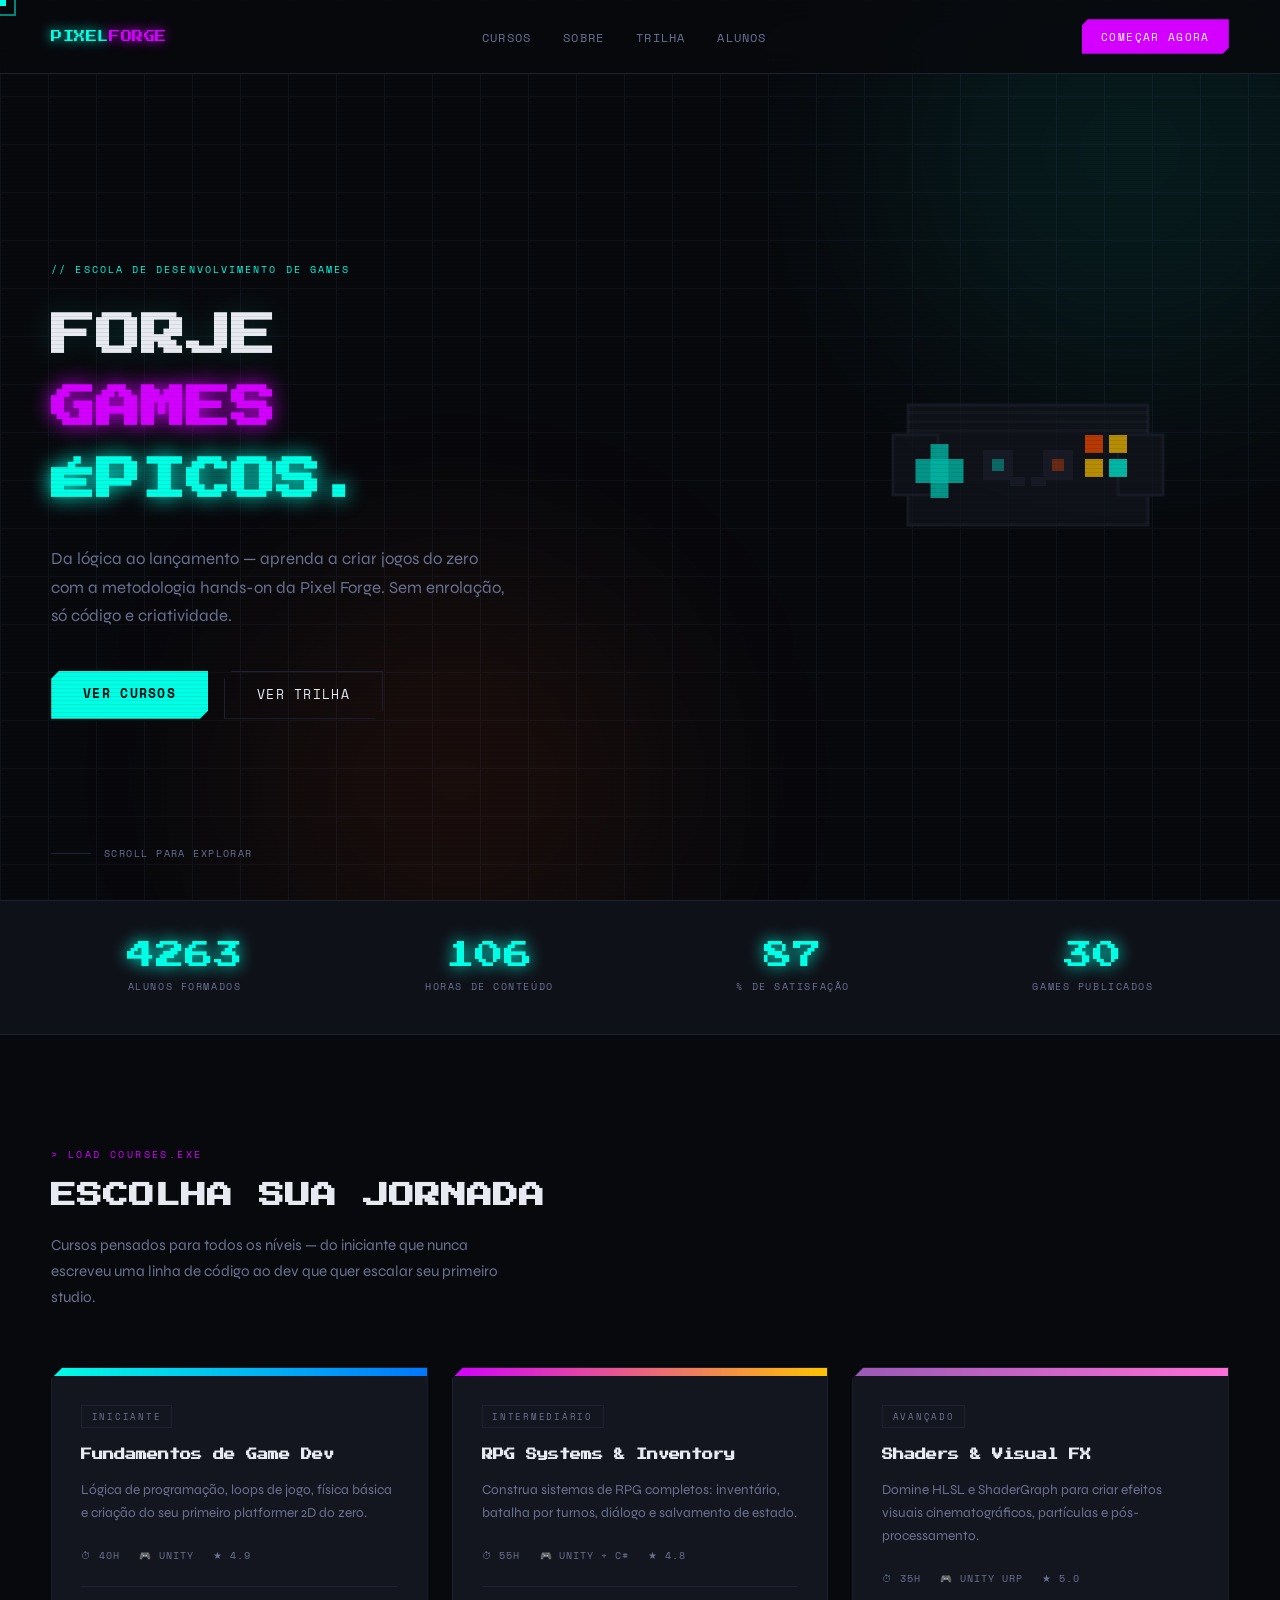
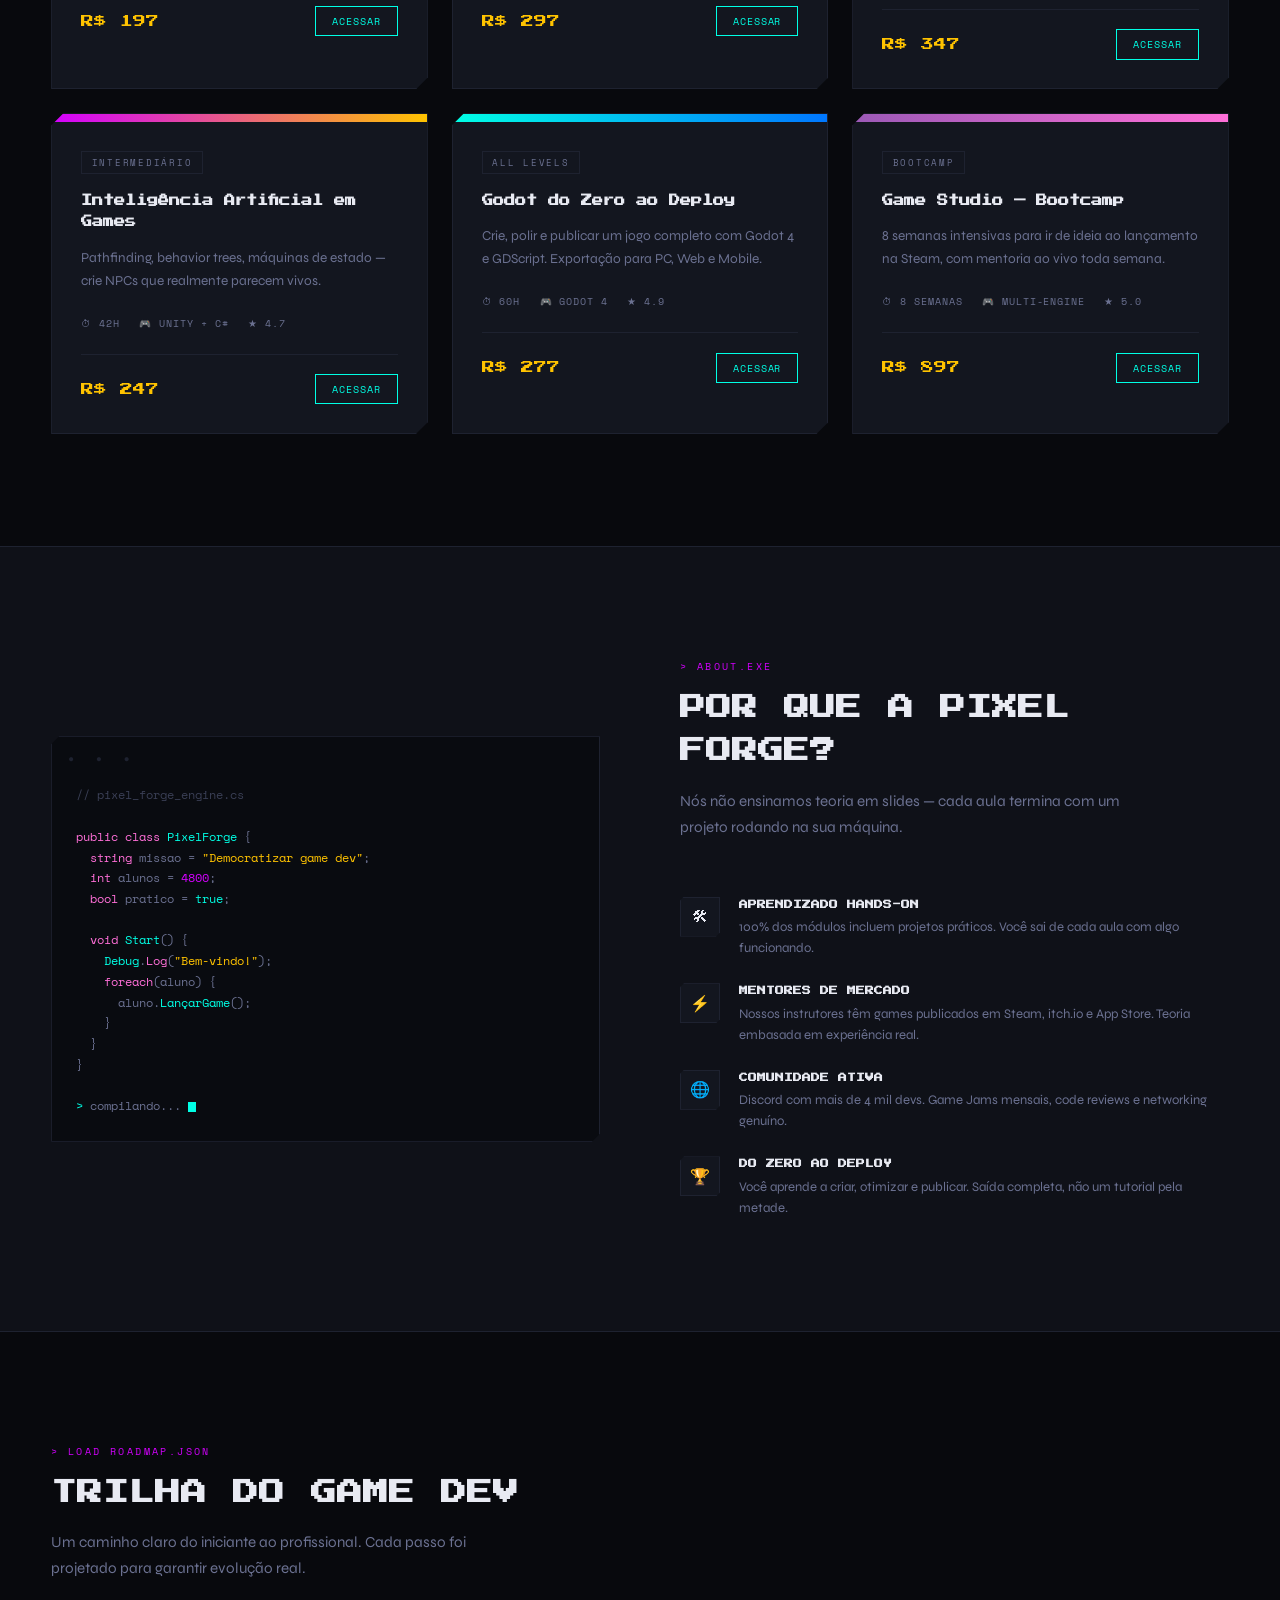
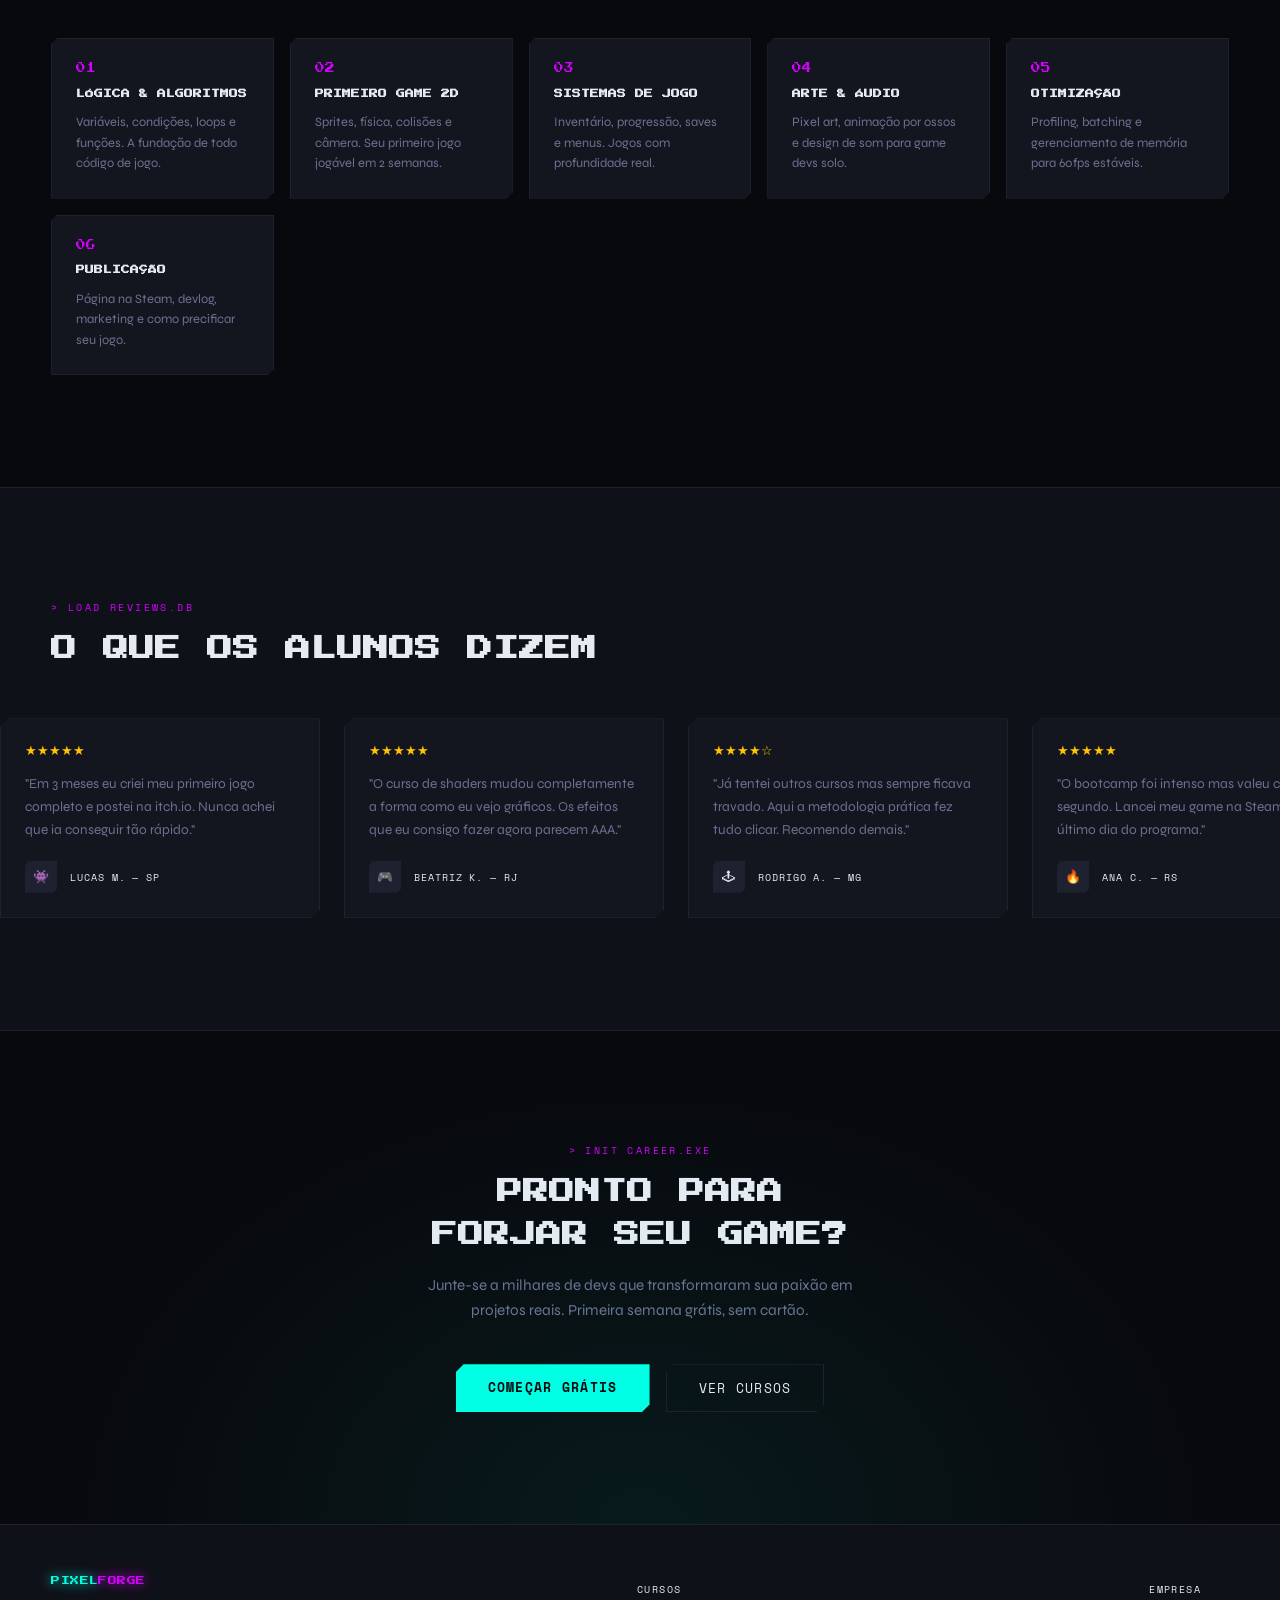
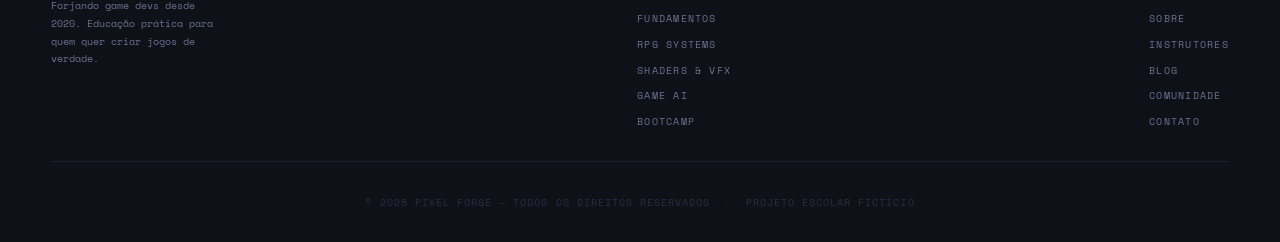
<file: index ia.html>
<!DOCTYPE html>
<html lang="pt-BR">
<head>
  <meta charset="UTF-8" />
  <meta name="viewport" content="width=device-width, initial-scale=1.0"/>
  <title>Pixel Forge – Forje seu Futuro em Games</title>
  <link href="https://fonts.googleapis.com/css2?family=Press+Start+2P&family=Syne:wght@400;700;800&family=Space+Mono:ital,wght@0,400;0,700;1,400&display=swap" rel="stylesheet"/>
  <style>
    /* ─── RESET & VARIABLES ─────────────────────────────────── */
    *, *::before, *::after { margin: 0; padding: 0; box-sizing: border-box; }

    :root {
      --bg:        #08090d;
      --surface:   #0f1118;
      --card:      #13161f;
      --border:    #1e2230;
      --neon:      #00ffe5;
      --fire:      #d400ff;
      --amber:     #ffc300;
      --text:      #e8eaf2;
      --muted:     #6b7191;
      --font-pixel: 'Press Start 2P', monospace;
      --font-head:  'Syne', sans-serif;
      --font-mono:  'Space Mono', monospace;
    }

    html { scroll-behavior: smooth; }

    body {
      background: var(--bg);
      color: var(--text);
      font-family: var(--font-head);
      overflow-x: hidden;
      cursor: none;
    }

    /* ─── CUSTOM CURSOR ─────────────────────────────────────── */
    #cursor {
      width: 12px; height: 12px;
      background: var(--neon);
      border-radius: 0; /* pixel square */
      position: fixed; top: 0; left: 0;
      pointer-events: none;
      z-index: 9999;
      transform: translate(-50%,-50%);
      transition: background .15s;
      image-rendering: pixelated;
    }
    #cursor-ring {
      width: 32px; height: 32px;
      border: 2px solid var(--neon);
      border-radius: 0;
      position: fixed; top: 0; left: 0;
      pointer-events: none;
      z-index: 9998;
      transform: translate(-50%,-50%);
      transition: transform .12s ease, border-color .15s;
      opacity: .5;
    }

    /* ─── SCANLINE OVERLAY ──────────────────────────────────── */
    body::after {
      content: '';
      position: fixed; inset: 0;
      background: repeating-linear-gradient(
        0deg,
        transparent,
        transparent 3px,
        rgba(0,0,0,.08) 3px,
        rgba(0,0,0,.08) 4px
      );
      pointer-events: none;
      z-index: 100;
    }

    /* ─── NAV ───────────────────────────────────────────────── */
    nav {
      position: fixed; top: 0; left: 0; right: 0;
      z-index: 200;
      display: flex; align-items: center; justify-content: space-between;
      padding: 1.2rem 4vw;
      background: rgba(8,9,13,.8);
      backdrop-filter: blur(12px);
      border-bottom: 1px solid var(--border);
    }

    .logo {
      font-family: var(--font-pixel);
      font-size: .7rem;
      color: var(--neon);
      text-shadow: 0 0 12px var(--neon);
      letter-spacing: .05em;
      text-decoration: none;
    }
    .logo span { color: var(--fire); text-shadow: 0 0 12px var(--fire); }

    nav ul {
      list-style: none;
      display: flex; gap: 2rem;
    }
    nav ul a {
      font-family: var(--font-mono);
      font-size: .75rem;
      color: var(--muted);
      text-decoration: none;
      text-transform: uppercase;
      letter-spacing: .1em;
      transition: color .2s;
      position: relative;
    }
    nav ul a::after {
      content: '';
      position: absolute; bottom: -4px; left: 0;
      width: 0; height: 2px;
      background: var(--neon);
      transition: width .25s;
    }
    nav ul a:hover { color: var(--neon); }
    nav ul a:hover::after { width: 100%; }

    .nav-cta {
      font-family: var(--font-mono);
      font-size: .7rem;
      background: var(--fire);
      color: #fff;
      padding: .55rem 1.2rem;
      border: none;
      cursor: none;
      text-transform: uppercase;
      letter-spacing: .12em;
      clip-path: polygon(6px 0%,100% 0%,100% calc(100% - 6px),calc(100% - 6px) 100%,0% 100%,0% 6px);
      transition: background .2s, box-shadow .2s;
      text-decoration: none;
    }
    .nav-cta:hover {
      background: var(--amber);
      box-shadow: 0 0 20px rgba(255,77,0,.6);
    }

    /* ─── HERO ──────────────────────────────────────────────── */
    #hero {
      min-height: 100vh;
      display: flex; flex-direction: column;
      justify-content: center; align-items: flex-start;
      padding: 0 4vw;
      padding-top: 5rem;
      position: relative;
      overflow: hidden;
    }

    /* Grid background */
    #hero::before {
      content: '';
      position: absolute; inset: 0;
      background-image:
        linear-gradient(var(--border) 1px, transparent 1px),
        linear-gradient(90deg, var(--border) 1px, transparent 1px);
      background-size: 48px 48px;
      opacity: .4;
      animation: gridPulse 8s ease-in-out infinite;
    }
    @keyframes gridPulse {
      0%,100% { opacity:.4; } 50% { opacity:.25; }
    }

    /* Glow blobs */
    .blob {
      position: absolute;
      border-radius: 50%;
      filter: blur(100px);
      pointer-events: none;
    }
    .blob-1 {
      width: 500px; height: 500px;
      background: rgba(0,255,229,.07);
      top: -100px; right: -100px;
      animation: drift1 14s ease-in-out infinite;
    }
    .blob-2 {
      width: 400px; height: 400px;
      background: rgba(255,77,0,.08);
      bottom: -80px; left: 20%;
      animation: drift2 18s ease-in-out infinite;
    }
    @keyframes drift1 { 0%,100%{transform:translate(0,0)} 50%{transform:translate(-40px,40px)} }
    @keyframes drift2 { 0%,100%{transform:translate(0,0)} 50%{transform:translate(60px,-30px)} }

    .hero-tag {
      font-family: var(--font-mono);
      font-size: .65rem;
      color: var(--neon);
      letter-spacing: .2em;
      text-transform: uppercase;
      margin-bottom: 1.5rem;
      opacity: 0;
      animation: fadeUp .6s .2s forwards;
    }

    .hero-title {
      font-family: var(--font-pixel);
      font-size: clamp(1.2rem, 4vw, 2.8rem);
      line-height: 1.6;
      max-width: 14ch;
      text-shadow: 0 0 30px rgba(0,255,229,.15);
      opacity: 0;
      animation: fadeUp .7s .4s forwards;
    }
    .hero-title .accent { color: var(--fire); text-shadow: 0 0 20px var(--fire); }
    .hero-title .accent2 { color: var(--neon); text-shadow: 0 0 20px var(--neon); }

    .hero-sub {
      margin-top: 1.8rem;
      font-size: 1.05rem;
      color: var(--muted);
      max-width: 46ch;
      line-height: 1.7;
      opacity: 0;
      animation: fadeUp .7s .6s forwards;
    }

    .hero-btns {
      margin-top: 2.5rem;
      display: flex; gap: 1rem; flex-wrap: wrap;
      opacity: 0;
      animation: fadeUp .7s .8s forwards;
    }

    .btn-primary {
      font-family: var(--font-mono);
      font-size: .8rem;
      background: var(--neon);
      color: var(--bg);
      padding: .85rem 2rem;
      border: none; cursor: none;
      font-weight: 700;
      text-transform: uppercase;
      letter-spacing: .1em;
      clip-path: polygon(8px 0%,100% 0%,100% calc(100% - 8px),calc(100% - 8px) 100%,0% 100%,0% 8px);
      transition: all .2s;
      text-decoration: none;
      display: inline-block;
    }
    .btn-primary:hover {
      background: #fff;
      box-shadow: 0 0 32px rgba(0,255,229,.5);
      transform: translateY(-2px);
    }

    .btn-secondary {
      font-family: var(--font-mono);
      font-size: .8rem;
      background: transparent;
      color: var(--text);
      padding: .85rem 2rem;
      border: 1px solid var(--border);
      cursor: none;
      text-transform: uppercase;
      letter-spacing: .1em;
      clip-path: polygon(8px 0%,100% 0%,100% calc(100% - 8px),calc(100% - 8px) 100%,0% 100%,0% 8px);
      transition: all .2s;
      text-decoration: none;
      display: inline-block;
    }
    .btn-secondary:hover {
      border-color: var(--neon);
      color: var(--neon);
      box-shadow: 0 0 20px rgba(0,255,229,.15);
    }

    /* Floating pixel art deco */
    .pixel-deco {
      position: absolute;
      right: 8vw; top: 50%;
      transform: translateY(-50%);
      width: 300px; height: 300px;
      opacity: .7;
      animation: floatDeco 6s ease-in-out infinite;
    }
    @keyframes floatDeco {
      0%,100%{transform:translateY(-50%) translateX(0)} 50%{transform:translateY(calc(-50% - 18px)) translateX(6px)}
    }

    /* Scroll indicator */
    .scroll-hint {
      position: absolute; bottom: 2.5rem; left: 4vw;
      display: flex; align-items: center; gap: .8rem;
      font-family: var(--font-mono);
      font-size: .6rem;
      color: var(--muted);
      text-transform: uppercase;
      letter-spacing: .15em;
      opacity: 0;
      animation: fadeUp .6s 1.2s forwards;
    }
    .scroll-hint::before {
      content: '';
      width: 40px; height: 1px;
      background: var(--border);
    }

    /* ─── STATS STRIP ───────────────────────────────────────── */
    #stats {
      background: var(--surface);
      border-top: 1px solid var(--border);
      border-bottom: 1px solid var(--border);
      display: flex; justify-content: space-around; flex-wrap: wrap;
      gap: 2rem;
      padding: 2.5rem 4vw;
    }
    .stat {
      text-align: center;
      opacity: 0;
      transform: translateY(20px);
      transition: opacity .6s, transform .6s;
    }
    .stat.visible { opacity: 1; transform: none; }
    .stat-num {
      font-family: var(--font-pixel);
      font-size: clamp(1rem, 3vw, 1.8rem);
      color: var(--neon);
      text-shadow: 0 0 16px var(--neon);
    }
    .stat-label {
      font-family: var(--font-mono);
      font-size: .65rem;
      color: var(--muted);
      text-transform: uppercase;
      letter-spacing: .15em;
      margin-top: .5rem;
    }

    /* ─── SECTION SHARED ────────────────────────────────────── */
    section { padding: 7rem 4vw; }

    .section-label {
      font-family: var(--font-mono);
      font-size: .6rem;
      color: var(--fire);
      text-transform: uppercase;
      letter-spacing: .25em;
      margin-bottom: .8rem;
    }
    .section-title {
      font-family: var(--font-pixel);
      font-size: clamp(.9rem, 2.5vw, 1.6rem);
      line-height: 1.7;
      max-width: 22ch;
      margin-bottom: 1rem;
    }
    .section-sub {
      color: var(--muted);
      font-size: .95rem;
      max-width: 50ch;
      line-height: 1.7;
      margin-bottom: 3.5rem;
    }

    /* ─── CURSOS ────────────────────────────────────────────── */
    #courses { background: var(--bg); }

    .courses-grid {
      display: grid;
      grid-template-columns: repeat(auto-fill, minmax(290px, 1fr));
      gap: 1.5rem;
    }

    .course-card {
      background: var(--card);
      border: 1px solid var(--border);
      padding: 0;
      overflow: hidden;
      clip-path: polygon(12px 0%,100% 0%,100% calc(100% - 12px),calc(100% - 12px) 100%,0% 100%,0% 12px);
      transition: transform .25s, border-color .25s, box-shadow .25s;
      opacity: 0;
      transform: translateY(30px);
    }
    .course-card.visible {
      opacity: 1; transform: none;
    }
    .course-card:hover {
      border-color: var(--neon);
      box-shadow: 0 0 30px rgba(0,255,229,.1);
      transform: translateY(-6px);
    }

    .card-banner {
      height: 8px;
    }
    .card-banner.cyan  { background: linear-gradient(90deg, var(--neon), #0077ff); }
    .card-banner.fire  { background: linear-gradient(90deg, var(--fire), var(--amber)); }
    .card-banner.violet{ background: linear-gradient(90deg, #9b59b6, #ff6fd8); }

    .card-body { padding: 1.8rem; }

    .card-tag {
      font-family: var(--font-mono);
      font-size: .55rem;
      text-transform: uppercase;
      letter-spacing: .2em;
      padding: .25rem .6rem;
      border: 1px solid var(--border);
      color: var(--muted);
      display: inline-block;
      margin-bottom: 1rem;
    }
    .card-title {
      font-family: var(--font-pixel);
      font-size: .7rem;
      line-height: 1.9;
      margin-bottom: .8rem;
    }
    .card-desc {
      font-size: .85rem;
      color: var(--muted);
      line-height: 1.7;
      margin-bottom: 1.5rem;
    }

    .card-meta {
      display: flex; gap: 1.2rem;
      font-family: var(--font-mono);
      font-size: .6rem;
      color: var(--muted);
      text-transform: uppercase;
      letter-spacing: .1em;
      margin-bottom: 1.5rem;
    }
    .card-meta span { display: flex; align-items: center; gap: .3rem; }

    .card-footer {
      display: flex; justify-content: space-between; align-items: center;
      border-top: 1px solid var(--border);
      padding-top: 1.2rem;
    }
    .card-price {
      font-family: var(--font-pixel);
      font-size: .8rem;
      color: var(--amber);
    }
    .card-btn {
      font-family: var(--font-mono);
      font-size: .6rem;
      background: transparent;
      color: var(--neon);
      border: 1px solid var(--neon);
      padding: .45rem 1rem;
      cursor: none;
      text-transform: uppercase;
      letter-spacing: .1em;
      transition: background .2s, color .2s;
    }
    .card-btn:hover { background: var(--neon); color: var(--bg); }

    /* ─── ABOUT / ENGINE ────────────────────────────────────── */
    #about {
      background: var(--surface);
      border-top: 1px solid var(--border);
      border-bottom: 1px solid var(--border);
      display: grid;
      grid-template-columns: 1fr 1fr;
      gap: 5rem;
      align-items: center;
    }
    @media(max-width:768px) { #about { grid-template-columns: 1fr; gap: 3rem; } }

    .about-visual {
      position: relative;
    }
    .terminal {
      background: #090b10;
      border: 1px solid var(--border);
      font-family: var(--font-mono);
      font-size: .72rem;
      line-height: 1.8;
      padding: 1.5rem;
      clip-path: polygon(8px 0%,100% 0%,100% calc(100% - 8px),calc(100% - 8px) 100%,0% 100%,0% 8px);
      position: relative;
      overflow: hidden;
    }
    .terminal::before {
      content: '● ● ●';
      position: absolute; top: .8rem; left: 1rem;
      font-size: .6rem;
      color: var(--border);
      letter-spacing: .5rem;
    }
    .terminal-lines { margin-top: 1.5rem; }
    .tl { color: var(--muted); }
    .tl .cmd  { color: var(--neon); }
    .tl .str  { color: var(--amber); }
    .tl .fn   { color: #ff6fd8; }
    .tl .num  { color: var(--fire); }
    .tl .comment { color: #3a3f55; }
    .cursor-blink {
      display: inline-block; width: 8px; height: .85em;
      background: var(--neon); vertical-align: middle;
      animation: blink .8s step-end infinite;
    }
    @keyframes blink { 50% { opacity: 0; } }

    .about-features { display: flex; flex-direction: column; gap: 1.5rem; margin-top: 2rem; }
    .feat {
      display: flex; gap: 1.2rem; align-items: flex-start;
      opacity: 0; transform: translateX(20px);
      transition: opacity .5s, transform .5s;
    }
    .feat.visible { opacity: 1; transform: none; }
    .feat-icon {
      width: 40px; height: 40px; flex-shrink: 0;
      background: var(--card);
      border: 1px solid var(--border);
      display: flex; align-items: center; justify-content: center;
      font-size: 1rem;
      clip-path: polygon(4px 0%,100% 0%,100% calc(100% - 4px),calc(100% - 4px) 100%,0% 100%,0% 4px);
    }
    .feat-text h4 { font-family: var(--font-pixel); font-size: .55rem; line-height: 1.8; margin-bottom: .3rem; }
    .feat-text p  { font-size: .82rem; color: var(--muted); line-height: 1.6; }

    /* ─── TRILHA ────────────────────────────────────────────── */
    #track { background: var(--bg); }
    .track-grid {
      display: grid;
      grid-template-columns: repeat(auto-fill, minmax(220px, 1fr));
      gap: 1rem;
    }
    .track-step {
      border: 1px solid var(--border);
      padding: 1.5rem;
      position: relative;
      clip-path: polygon(6px 0%,100% 0%,100% calc(100% - 6px),calc(100% - 6px) 100%,0% 100%,0% 6px);
      background: var(--card);
      opacity: 0; transform: translateY(20px);
      transition: opacity .5s, transform .5s;
    }
    .track-step.visible { opacity: 1; transform: none; }
    .track-step:hover { border-color: var(--fire); }
    .step-num {
      font-family: var(--font-pixel);
      font-size: .6rem;
      color: var(--fire);
      margin-bottom: .8rem;
    }
    .step-title {
      font-family: var(--font-pixel);
      font-size: .55rem;
      line-height: 1.9;
      margin-bottom: .6rem;
    }
    .step-desc { font-size: .8rem; color: var(--muted); line-height: 1.6; }

    /* ─── TESTIMONIALS ──────────────────────────────────────── */
    #testimonials {
      background: var(--surface);
      border-top: 1px solid var(--border);
      overflow: hidden;
    }
    .testi-track {
      display: flex; gap: 1.5rem;
      animation: marquee 30s linear infinite;
      width: max-content;
    }
    .testi-track:hover { animation-play-state: paused; }
    @keyframes marquee {
      from { transform: translateX(0); }
      to   { transform: translateX(-50%); }
    }
    .testi-card {
      width: 320px; flex-shrink: 0;
      background: var(--card);
      border: 1px solid var(--border);
      padding: 1.5rem;
      clip-path: polygon(8px 0%,100% 0%,100% calc(100% - 8px),calc(100% - 8px) 100%,0% 100%,0% 8px);
    }
    .testi-stars { color: var(--amber); font-size: .8rem; margin-bottom: .8rem; }
    .testi-text { font-size: .85rem; color: var(--muted); line-height: 1.7; margin-bottom: 1.2rem; }
    .testi-author {
      display: flex; align-items: center; gap: .8rem;
      font-family: var(--font-mono); font-size: .6rem; color: var(--text);
      text-transform: uppercase; letter-spacing: .1em;
    }
    .testi-avatar {
      width: 32px; height: 32px;
      background: var(--border);
      clip-path: polygon(4px 0%,100% 0%,100% calc(100% - 4px),calc(100% - 4px) 100%,0% 100%,0% 4px);
      display: flex; align-items: center; justify-content: center;
      font-size: .8rem;
    }

    /* ─── CTA FINAL ─────────────────────────────────────────── */
    #cta {
      background: var(--bg);
      text-align: center;
      border-top: 1px solid var(--border);
      position: relative;
      overflow: hidden;
    }
    #cta::before {
      content: '';
      position: absolute; inset: 0;
      background: radial-gradient(ellipse at 50% 100%, rgba(0,255,229,.07) 0%, transparent 65%);
      pointer-events: none;
    }
    #cta .section-title { margin: 0 auto 1rem; text-align: center; }
    #cta .section-sub   { margin: 0 auto 2.5rem; text-align: center; }
    #cta .hero-btns     { justify-content: center; opacity: 1; animation: none; }

    /* ─── FOOTER ────────────────────────────────────────────── */
    footer {
      background: var(--surface);
      border-top: 1px solid var(--border);
      padding: 3rem 4vw 2rem;
      display: flex; flex-wrap: wrap; justify-content: space-between;
      gap: 2rem;
      font-family: var(--font-mono);
      font-size: .65rem;
      color: var(--muted);
    }
    footer .logo { font-size: .55rem; }
    footer p { margin-top: .5rem; max-width: 28ch; line-height: 1.7; }
    .footer-links { display: flex; flex-direction: column; gap: .6rem; }
    .footer-links a {
      color: var(--muted); text-decoration: none;
      text-transform: uppercase; letter-spacing: .12em;
      transition: color .2s;
    }
    .footer-links a:hover { color: var(--neon); }
    .footer-bottom {
      width: 100%;
      padding-top: 2rem;
      border-top: 1px solid var(--border);
      text-align: center;
      color: #2a2f42;
      letter-spacing: .1em;
    }

    /* ─── ANIMATIONS ────────────────────────────────────────── */
    @keyframes fadeUp {
      from { opacity: 0; transform: translateY(24px); }
      to   { opacity: 1; transform: none; }
    }
  </style>
</head>
<body>

<!-- Cursor -->
<div id="cursor"></div>
<div id="cursor-ring"></div>

<!-- NAV -->
<nav>
  <a href="#" class="logo">PIXEL<span>FORGE</span></a>
  <ul>
    <li><a href="#courses">Cursos</a></li>
    <li><a href="#about">Sobre</a></li>
    <li><a href="#track">Trilha</a></li>
    <li><a href="#testimonials">Alunos</a></li>
  </ul>
  <a href="#cta" class="nav-cta">Começar Agora</a>
</nav>

<!-- HERO -->
<section id="hero">
  <div class="blob blob-1"></div>
  <div class="blob blob-2"></div>

  <p class="hero-tag">// Escola de Desenvolvimento de Games</p>
  <h1 class="hero-title">
    FORJE<br>
    <span class="accent">GAMES</span><br>
    <span class="accent2">ÉPICOS.</span>
  </h1>
  <p class="hero-sub">
    Da lógica ao lançamento — aprenda a criar jogos do zero com a metodologia hands-on da Pixel Forge. Sem enrolação, só código e criatividade.
  </p>
  <div class="hero-btns">
    <a href="#courses" class="btn-primary">Ver Cursos</a>
    <a href="#track" class="btn-secondary">Ver Trilha</a>
  </div>

  <!-- Pixel art controller SVG -->
  <svg class="pixel-deco" viewBox="0 0 200 200" xmlns="http://www.w3.org/2000/svg">
    <!-- Controller body -->
    <rect x="20" y="70" width="160" height="80" rx="0" fill="#13161f" stroke="#1e2230" stroke-width="2"/>
    <rect x="10" y="90" width="30" height="40" rx="0" fill="#13161f" stroke="#1e2230" stroke-width="2"/>
    <rect x="160" y="90" width="30" height="40" rx="0" fill="#13161f" stroke="#1e2230" stroke-width="2"/>
    <!-- D-pad -->
    <rect x="35" y="96" width="12" height="36" fill="#00ffe5" opacity=".8"/>
    <rect x="25" y="106" width="32" height="16" fill="#00ffe5" opacity=".8"/>
    <!-- Buttons -->
    <rect x="138" y="90" width="12" height="12" fill="#ff4d00"/>
    <rect x="154" y="90" width="12" height="12" fill="#ffc300"/>
    <rect x="138" y="106" width="12" height="12" fill="#ffc300"/>
    <rect x="154" y="106" width="12" height="12" fill="#00ffe5"/>
    <!-- Analog sticks -->
    <rect x="70" y="100" width="20" height="20" fill="#1e2230"/>
    <rect x="76" y="106" width="8" height="8" fill="#00ffe5" opacity=".5"/>
    <rect x="110" y="100" width="20" height="20" fill="#1e2230"/>
    <rect x="116" y="106" width="8" height="8" fill="#ff4d00" opacity=".5"/>
    <!-- Start/select -->
    <rect x="88" y="118" width="10" height="6" fill="#1e2230"/>
    <rect x="102" y="118" width="10" height="6" fill="#1e2230"/>
    <!-- Scanlines on controller -->
    <rect x="20" y="74" width="160" height="2" fill="#fff" opacity=".03"/>
    <rect x="20" y="80" width="160" height="2" fill="#fff" opacity=".03"/>
    <rect x="20" y="86" width="160" height="2" fill="#fff" opacity=".03"/>
  </svg>

  <div class="scroll-hint">Scroll para explorar</div>
</section>

<!-- STATS -->
<div id="stats">
  <div class="stat"><div class="stat-num" data-target="4800">0</div><div class="stat-label">Alunos Formados</div></div>
  <div class="stat"><div class="stat-num" data-target="120">0</div><div class="stat-label">Horas de Conteúdo</div></div>
  <div class="stat"><div class="stat-num" data-target="98">0</div><div class="stat-label">% de Satisfação</div></div>
  <div class="stat"><div class="stat-num" data-target="34">0</div><div class="stat-label">Games Publicados</div></div>
</div>

<!-- COURSES -->
<section id="courses">
  <p class="section-label">&gt; load courses.exe</p>
  <h2 class="section-title">ESCOLHA SUA JORNADA</h2>
  <p class="section-sub">Cursos pensados para todos os níveis — do iniciante que nunca escreveu uma linha de código ao dev que quer escalar seu primeiro studio.</p>

  <div class="courses-grid">
    <div class="course-card">
      <div class="card-banner cyan"></div>
      <div class="card-body">
        <span class="card-tag">Iniciante</span>
        <h3 class="card-title">Fundamentos de Game Dev</h3>
        <p class="card-desc">Lógica de programação, loops de jogo, física básica e criação do seu primeiro platformer 2D do zero.</p>
        <div class="card-meta">
          <span>⏱ 40h</span>
          <span>🎮 Unity</span>
          <span>★ 4.9</span>
        </div>
        <div class="card-footer">
          <span class="card-price">R$ 197</span>
          <button class="card-btn">Acessar</button>
        </div>
      </div>
    </div>

    <div class="course-card">
      <div class="card-banner fire"></div>
      <div class="card-body">
        <span class="card-tag">Intermediário</span>
        <h3 class="card-title">RPG Systems & Inventory</h3>
        <p class="card-desc">Construa sistemas de RPG completos: inventário, batalha por turnos, diálogo e salvamento de estado.</p>
        <div class="card-meta">
          <span>⏱ 55h</span>
          <span>🎮 Unity + C#</span>
          <span>★ 4.8</span>
        </div>
        <div class="card-footer">
          <span class="card-price">R$ 297</span>
          <button class="card-btn">Acessar</button>
        </div>
      </div>
    </div>

    <div class="course-card">
      <div class="card-banner violet"></div>
      <div class="card-body">
        <span class="card-tag">Avançado</span>
        <h3 class="card-title">Shaders & Visual FX</h3>
        <p class="card-desc">Domine HLSL e ShaderGraph para criar efeitos visuais cinematográficos, partículas e pós-processamento.</p>
        <div class="card-meta">
          <span>⏱ 35h</span>
          <span>🎮 Unity URP</span>
          <span>★ 5.0</span>
        </div>
        <div class="card-footer">
          <span class="card-price">R$ 347</span>
          <button class="card-btn">Acessar</button>
        </div>
      </div>
    </div>

    <div class="course-card">
      <div class="card-banner fire"></div>
      <div class="card-body">
        <span class="card-tag">Intermediário</span>
        <h3 class="card-title">Inteligência Artificial em Games</h3>
        <p class="card-desc">Pathfinding, behavior trees, máquinas de estado — crie NPCs que realmente parecem vivos.</p>
        <div class="card-meta">
          <span>⏱ 42h</span>
          <span>🎮 Unity + C#</span>
          <span>★ 4.7</span>
        </div>
        <div class="card-footer">
          <span class="card-price">R$ 247</span>
          <button class="card-btn">Acessar</button>
        </div>
      </div>
    </div>

    <div class="course-card">
      <div class="card-banner cyan"></div>
      <div class="card-body">
        <span class="card-tag">All Levels</span>
        <h3 class="card-title">Godot do Zero ao Deploy</h3>
        <p class="card-desc">Crie, polir e publicar um jogo completo com Godot 4 e GDScript. Exportação para PC, Web e Mobile.</p>
        <div class="card-meta">
          <span>⏱ 60h</span>
          <span>🎮 Godot 4</span>
          <span>★ 4.9</span>
        </div>
        <div class="card-footer">
          <span class="card-price">R$ 277</span>
          <button class="card-btn">Acessar</button>
        </div>
      </div>
    </div>

    <div class="course-card">
      <div class="card-banner violet"></div>
      <div class="card-body">
        <span class="card-tag">Bootcamp</span>
        <h3 class="card-title">Game Studio — Bootcamp</h3>
        <p class="card-desc">8 semanas intensivas para ir de ideia ao lançamento na Steam, com mentoria ao vivo toda semana.</p>
        <div class="card-meta">
          <span>⏱ 8 semanas</span>
          <span>🎮 Multi-engine</span>
          <span>★ 5.0</span>
        </div>
        <div class="card-footer">
          <span class="card-price">R$ 897</span>
          <button class="card-btn">Acessar</button>
        </div>
      </div>
    </div>
  </div>
</section>

<!-- ABOUT -->
<section id="about">
  <div class="about-visual">
    <div class="terminal">
      <div class="terminal-lines">
        <div class="tl"><span class="comment">// pixel_forge_engine.cs</span></div>
        <div class="tl">&nbsp;</div>
        <div class="tl"><span class="fn">public class</span> <span class="cmd">PixelForge</span> {</div>
        <div class="tl">&nbsp;&nbsp;<span class="fn">string</span> missao = <span class="str">"Democratizar game dev"</span>;</div>
        <div class="tl">&nbsp;&nbsp;<span class="fn">int</span> alunos = <span class="num">4800</span>;</div>
        <div class="tl">&nbsp;&nbsp;<span class="fn">bool</span> pratico = <span class="cmd">true</span>;</div>
        <div class="tl">&nbsp;</div>
        <div class="tl">&nbsp;&nbsp;<span class="fn">void</span> <span class="cmd">Start</span>() {</div>
        <div class="tl">&nbsp;&nbsp;&nbsp;&nbsp;<span class="cmd">Debug</span>.<span class="fn">Log</span>(<span class="str">"Bem-vindo!"</span>);</div>
        <div class="tl">&nbsp;&nbsp;&nbsp;&nbsp;<span class="fn">foreach</span>(aluno) {</div>
        <div class="tl">&nbsp;&nbsp;&nbsp;&nbsp;&nbsp;&nbsp;aluno.<span class="cmd">LançarGame</span>();</div>
        <div class="tl">&nbsp;&nbsp;&nbsp;&nbsp;}</div>
        <div class="tl">&nbsp;&nbsp;}</div>
        <div class="tl">}</div>
        <div class="tl">&nbsp;</div>
        <div class="tl"><span class="cmd">></span> compilando... <span class="cursor-blink"></span></div>
      </div>
    </div>
  </div>

  <div>
    <p class="section-label">&gt; about.exe</p>
    <h2 class="section-title">POR QUE A PIXEL FORGE?</h2>
    <p class="section-sub">Nós não ensinamos teoria em slides — cada aula termina com um projeto rodando na sua máquina.</p>

    <div class="about-features">
      <div class="feat">
        <div class="feat-icon">🛠</div>
        <div class="feat-text">
          <h4>APRENDIZADO HANDS-ON</h4>
          <p>100% dos módulos incluem projetos práticos. Você sai de cada aula com algo funcionando.</p>
        </div>
      </div>
      <div class="feat">
        <div class="feat-icon">⚡</div>
        <div class="feat-text">
          <h4>MENTORES DE MERCADO</h4>
          <p>Nossos instrutores têm games publicados em Steam, itch.io e App Store. Teoria embasada em experiência real.</p>
        </div>
      </div>
      <div class="feat">
        <div class="feat-icon">🌐</div>
        <div class="feat-text">
          <h4>COMUNIDADE ATIVA</h4>
          <p>Discord com mais de 4 mil devs. Game Jams mensais, code reviews e networking genuíno.</p>
        </div>
      </div>
      <div class="feat">
        <div class="feat-icon">🏆</div>
        <div class="feat-text">
          <h4>DO ZERO AO DEPLOY</h4>
          <p>Você aprende a criar, otimizar e publicar. Saída completa, não um tutorial pela metade.</p>
        </div>
      </div>
    </div>
  </div>
</section>

<!-- TRACK -->
<section id="track">
  <p class="section-label">&gt; load roadmap.json</p>
  <h2 class="section-title">TRILHA DO GAME DEV</h2>
  <p class="section-sub">Um caminho claro do iniciante ao profissional. Cada passo foi projetado para garantir evolução real.</p>

  <div class="track-grid">
    <div class="track-step">
      <div class="step-num">01</div>
      <h3 class="step-title">LÓGICA & ALGORITMOS</h3>
      <p class="step-desc">Variáveis, condições, loops e funções. A fundação de todo código de jogo.</p>
    </div>
    <div class="track-step">
      <div class="step-num">02</div>
      <h3 class="step-title">PRIMEIRO GAME 2D</h3>
      <p class="step-desc">Sprites, física, colisões e câmera. Seu primeiro jogo jogável em 2 semanas.</p>
    </div>
    <div class="track-step">
      <div class="step-num">03</div>
      <h3 class="step-title">SISTEMAS DE JOGO</h3>
      <p class="step-desc">Inventário, progressão, saves e menus. Jogos com profundidade real.</p>
    </div>
    <div class="track-step">
      <div class="step-num">04</div>
      <h3 class="step-title">ARTE & ÁUDIO</h3>
      <p class="step-desc">Pixel art, animação por ossos e design de som para game devs solo.</p>
    </div>
    <div class="track-step">
      <div class="step-num">05</div>
      <h3 class="step-title">OTIMIZAÇÃO</h3>
      <p class="step-desc">Profiling, batching e gerenciamento de memória para 60fps estáveis.</p>
    </div>
    <div class="track-step">
      <div class="step-num">06</div>
      <h3 class="step-title">PUBLICAÇÃO</h3>
      <p class="step-desc">Página na Steam, devlog, marketing e como precificar seu jogo.</p>
    </div>
  </div>
</section>

<!-- TESTIMONIALS -->
<section id="testimonials">
  <p class="section-label">&gt; load reviews.db</p>
  <h2 class="section-title" style="margin-bottom:3rem">O QUE OS ALUNOS DIZEM</h2>

  <div style="overflow:hidden; margin: 0 -4vw;">
    <div class="testi-track" id="testiTrack">
      <!-- Original set -->
      <div class="testi-card">
        <div class="testi-stars">★★★★★</div>
        <p class="testi-text">"Em 3 meses eu criei meu primeiro jogo completo e postei na itch.io. Nunca achei que ia conseguir tão rápido."</p>
        <div class="testi-author"><div class="testi-avatar">👾</div>Lucas M. — SP</div>
      </div>
      <div class="testi-card">
        <div class="testi-stars">★★★★★</div>
        <p class="testi-text">"O curso de shaders mudou completamente a forma como eu vejo gráficos. Os efeitos que eu consigo fazer agora parecem AAA."</p>
        <div class="testi-author"><div class="testi-avatar">🎮</div>Beatriz K. — RJ</div>
      </div>
      <div class="testi-card">
        <div class="testi-stars">★★★★☆</div>
        <p class="testi-text">"Já tentei outros cursos mas sempre ficava travado. Aqui a metodologia prática fez tudo clicar. Recomendo demais."</p>
        <div class="testi-author"><div class="testi-avatar">🕹</div>Rodrigo A. — MG</div>
      </div>
      <div class="testi-card">
        <div class="testi-stars">★★★★★</div>
        <p class="testi-text">"O bootcamp foi intenso mas valeu cada segundo. Lancei meu game na Steam no último dia do programa."</p>
        <div class="testi-author"><div class="testi-avatar">🔥</div>Ana C. — RS</div>
      </div>
      <div class="testi-card">
        <div class="testi-stars">★★★★★</div>
        <p class="testi-text">"A comunidade do Discord sozinha já vale a assinatura. Aprendi mais conversando com os outros alunos do que em faculdade."</p>
        <div class="testi-author"><div class="testi-avatar">⚡</div>Felipe T. — CE</div>
      </div>
      <!-- Duplicate for infinite loop -->
      <div class="testi-card">
        <div class="testi-stars">★★★★★</div>
        <p class="testi-text">"Em 3 meses eu criei meu primeiro jogo completo e postei na itch.io. Nunca achei que ia conseguir tão rápido."</p>
        <div class="testi-author"><div class="testi-avatar">👾</div>Lucas M. — SP</div>
      </div>
      <div class="testi-card">
        <div class="testi-stars">★★★★★</div>
        <p class="testi-text">"O curso de shaders mudou completamente a forma como eu vejo gráficos. Os efeitos que eu consigo fazer agora parecem AAA."</p>
        <div class="testi-author"><div class="testi-avatar">🎮</div>Beatriz K. — RJ</div>
      </div>
      <div class="testi-card">
        <div class="testi-stars">★★★★☆</div>
        <p class="testi-text">"Já tentei outros cursos mas sempre ficava travado. Aqui a metodologia prática fez tudo clicar. Recomendo demais."</p>
        <div class="testi-author"><div class="testi-avatar">🕹</div>Rodrigo A. — MG</div>
      </div>
      <div class="testi-card">
        <div class="testi-stars">★★★★★</div>
        <p class="testi-text">"O bootcamp foi intenso mas valeu cada segundo. Lancei meu game na Steam no último dia do programa."</p>
        <div class="testi-author"><div class="testi-avatar">🔥</div>Ana C. — RS</div>
      </div>
      <div class="testi-card">
        <div class="testi-stars">★★★★★</div>
        <p class="testi-text">"A comunidade do Discord sozinha já vale a assinatura. Aprendi mais conversando com os outros alunos do que em faculdade."</p>
        <div class="testi-author"><div class="testi-avatar">⚡</div>Felipe T. — CE</div>
      </div>
    </div>
  </div>
</section>

<!-- CTA -->
<section id="cta">
  <p class="section-label">&gt; init career.exe</p>
  <h2 class="section-title">PRONTO PARA<br>FORJAR SEU GAME?</h2>
  <p class="section-sub">Junte-se a milhares de devs que transformaram sua paixão em projetos reais. Primeira semana grátis, sem cartão.</p>
  <div class="hero-btns">
    <a href="#courses" class="btn-primary">Começar Grátis</a>
    <a href="#courses" class="btn-secondary">Ver Cursos</a>
  </div>
</section>

<!-- FOOTER -->
<footer>
  <div>
    <a href="#" class="logo">PIXEL<span>FORGE</span></a>
    <p>Forjando game devs desde 2020. Educação prática para quem quer criar jogos de verdade.</p>
  </div>
  <div>
    <p style="margin-bottom:.8rem; color: var(--text); text-transform:uppercase; letter-spacing:.15em; font-size:.6rem;">Cursos</p>
    <div class="footer-links">
      <a href="#">Fundamentos</a>
      <a href="#">RPG Systems</a>
      <a href="#">Shaders & VFX</a>
      <a href="#">Game AI</a>
      <a href="#">Bootcamp</a>
    </div>
  </div>
  <div>
    <p style="margin-bottom:.8rem; color: var(--text); text-transform:uppercase; letter-spacing:.15em; font-size:.6rem;">Empresa</p>
    <div class="footer-links">
      <a href="#">Sobre</a>
      <a href="#">Instrutores</a>
      <a href="#">Blog</a>
      <a href="#">Comunidade</a>
      <a href="#">Contato</a>
    </div>
  </div>
  <div class="footer-bottom">
    © 2025 PIXEL FORGE — TODOS OS DIREITOS RESERVADOS &nbsp;·&nbsp; PROJETO ESCOLAR FICTÍCIO
  </div>
</footer>

<script>
  /* ── CURSOR ─────────────────────────────────────────── */
  const cur = document.getElementById('cursor');
  const ring = document.getElementById('cursor-ring');
  let mx = 0, my = 0, rx = 0, ry = 0;

  document.addEventListener('mousemove', e => {
    mx = e.clientX; my = e.clientY;
    cur.style.left = mx + 'px';
    cur.style.top  = my + 'px';
  });

  function animRing() {
    rx += (mx - rx) * .12;
    ry += (my - ry) * .12;
    ring.style.left = rx + 'px';
    ring.style.top  = ry + 'px';
    requestAnimationFrame(animRing);
  }
  animRing();

  document.querySelectorAll('a,button').forEach(el => {
    el.addEventListener('mouseenter', () => {
      cur.style.background = '#ff4d00';
      ring.style.borderColor = '#ff4d00';
      ring.style.transform = 'translate(-50%,-50%) scale(1.6)';
    });
    el.addEventListener('mouseleave', () => {
      cur.style.background = 'var(--neon)';
      ring.style.borderColor = 'var(--neon)';
      ring.style.transform = 'translate(-50%,-50%) scale(1)';
    });
  });

  /* ── COUNTER ANIMATION ──────────────────────────────── */
  function animateCounter(el, target, suffix = '') {
    let start = 0;
    const dur = 1800;
    const step = timestamp => {
      if (!start) start = timestamp;
      const progress = Math.min((timestamp - start) / dur, 1);
      const ease = 1 - Math.pow(1 - progress, 3);
      el.textContent = Math.floor(ease * target) + suffix;
      if (progress < 1) requestAnimationFrame(step);
    };
    requestAnimationFrame(step);
  }

  /* ── INTERSECTION OBSERVER ──────────────────────────── */
  const io = new IntersectionObserver((entries) => {
    entries.forEach(e => {
      if (!e.isIntersecting) return;
      const el = e.target;

      if (el.classList.contains('stat')) {
        el.classList.add('visible');
        const num = el.querySelector('.stat-num');
        const target = parseInt(num.dataset.target);
        const suffix = num.dataset.target.includes('%') ? '%' : '';
        animateCounter(num, target, suffix);
        io.unobserve(el);
      }

      if (el.classList.contains('course-card') ||
          el.classList.contains('feat') ||
          el.classList.contains('track-step')) {
        setTimeout(() => el.classList.add('visible'),
          parseInt(el.dataset.delay || 0));
        io.unobserve(el);
      }
    });
  }, { threshold: 0.15 });

  document.querySelectorAll('.stat').forEach(el => io.observe(el));
  document.querySelectorAll('.course-card').forEach((el, i) => {
    el.dataset.delay = i * 80;
    io.observe(el);
  });
  document.querySelectorAll('.feat').forEach((el, i) => {
    el.dataset.delay = i * 100;
    io.observe(el);
  });
  document.querySelectorAll('.track-step').forEach((el, i) => {
    el.dataset.delay = i * 80;
    io.observe(el);
  });

  /* ── GLITCH EFFECT ON LOGO HOVER ────────────────────── */
  const logo = document.querySelector('nav .logo');
  logo.addEventListener('mouseenter', () => {
    logo.animate([
      { transform: 'translate(0,0)', filter: 'none' },
      { transform: 'translate(-2px, 0)', filter: 'hue-rotate(90deg)' },
      { transform: 'translate(2px, 0)',  filter: 'hue-rotate(-90deg)' },
      { transform: 'translate(0,0)',    filter: 'none' },
    ], { duration: 250, iterations: 2 });
  });
</script>
</body>
</html>
</file>
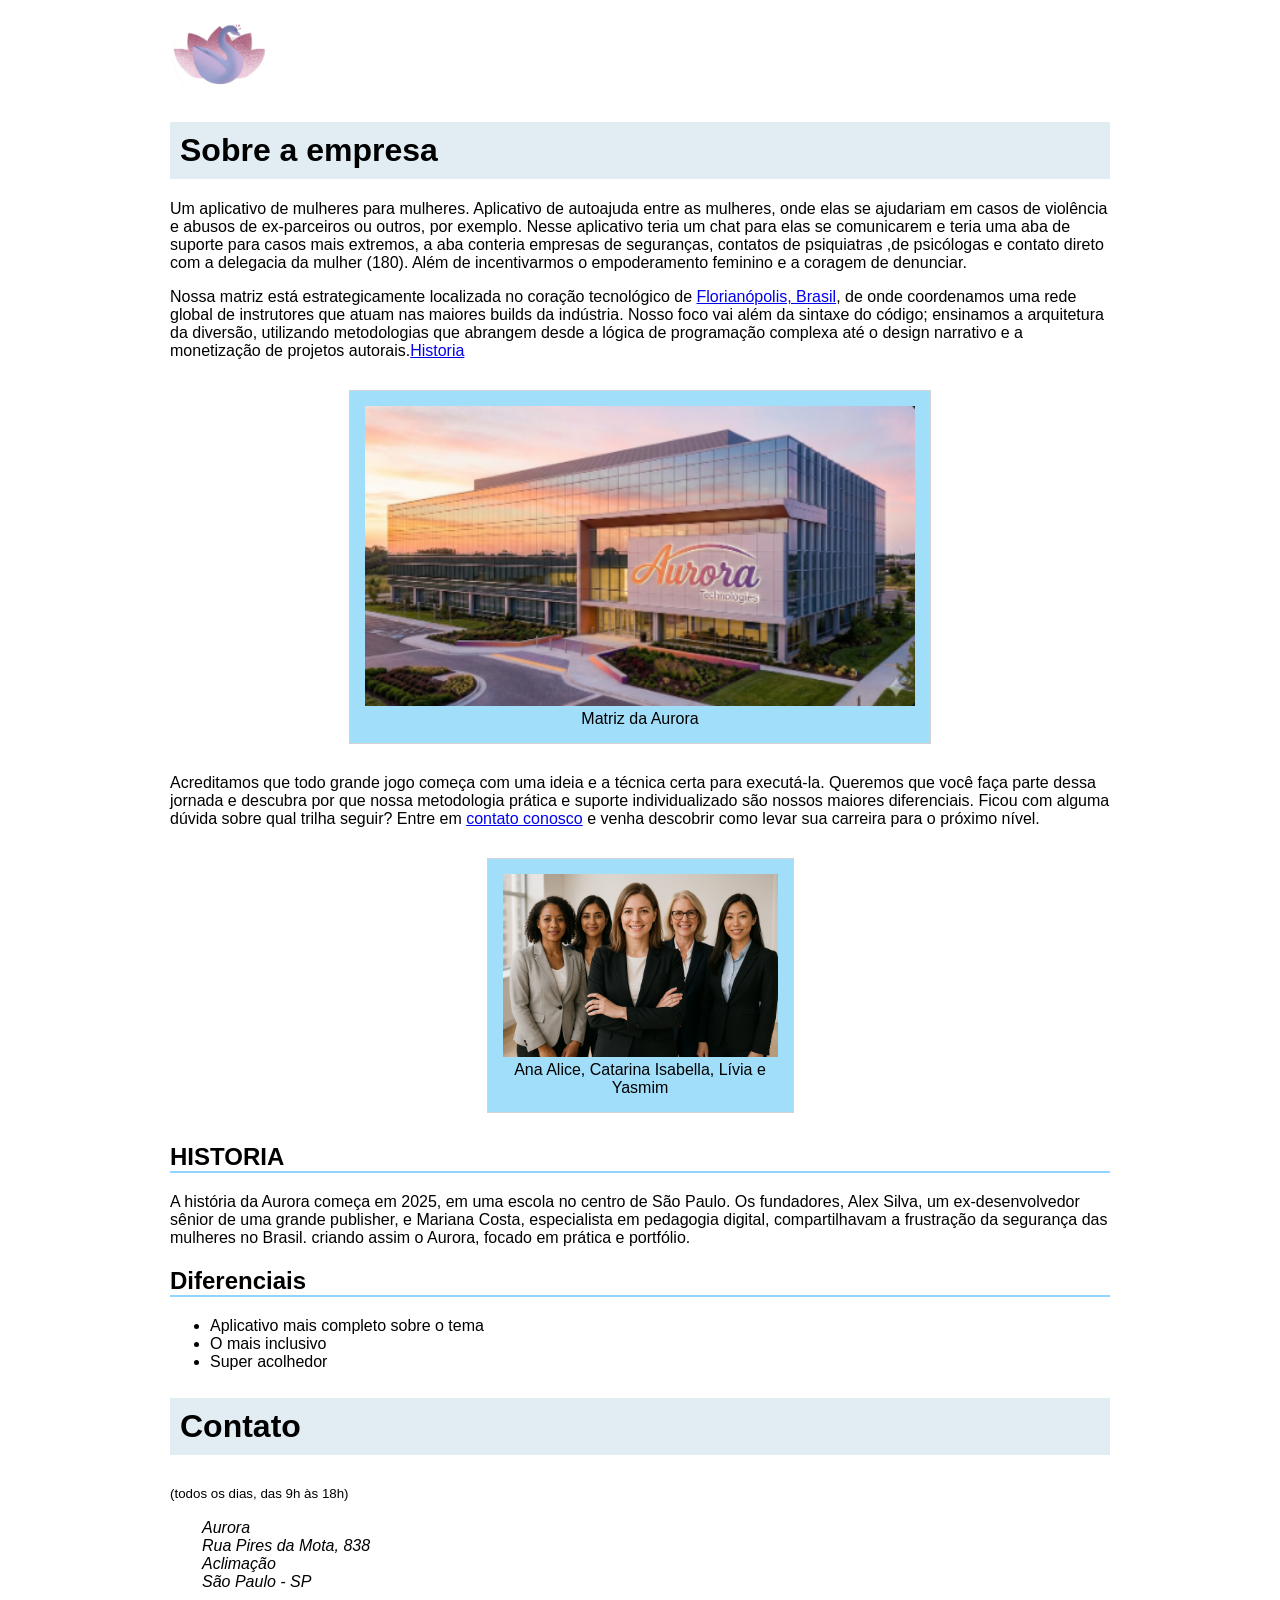
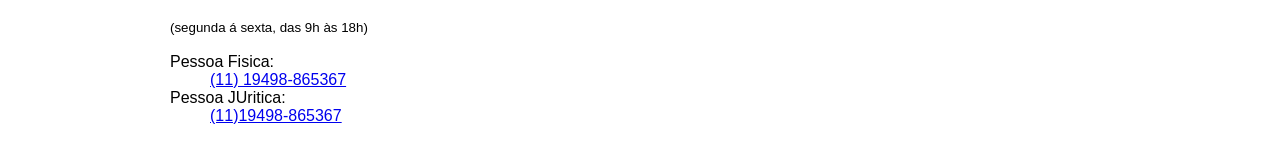
<file: sobre.html>
<!DOCTYPE html>
<html lang="pt-BR">
    <head>
        <meta charset="utf-8">
        <title>
           Aurora| sobre nós
        </title>
        <link href="aurora.png" rel="icon">
        <link href="sobre.ccs.css" rel="stylesheet">
    </head>

    <body>
        <img src="aurora.png" alt="Logo da empresa">

        <h1 class="titulo" >Sobre a empresa</h1>
        <p>
            Um aplicativo de mulheres para mulheres. Aplicativo de autoajuda entre as mulheres, onde elas se ajudariam em casos de violência e abusos de ex-parceiros ou outros, por exemplo. 
    Nesse aplicativo teria um chat para elas se comunicarem e teria uma aba de suporte para casos mais extremos, a aba conteria empresas de seguranças, contatos de psiquiatras ,de psicólogas e contato direto com a delegacia da mulher (180).  
    Além de incentivarmos o empoderamento feminino e a coragem de denunciar.
        </p>

        <p>
            Nossa matriz está estrategicamente localizada no coração tecnológico de 
            <a href="https://maps.app.goo.gl/54ErX696Ss2eUJGLA"> Florianópolis, Brasil</a>, 
            de onde coordenamos uma rede global de instrutores 
            que atuam nas maiores builds da indústria. Nosso foco vai além da sintaxe 
            do código; ensinamos a arquitetura da diversão, utilizando metodologias que 
            abrangem desde a lógica de programação complexa até o design narrativo e a 
            monetização de projetos autorais.<a href="#historia">Historia</a>
        </p>

        <figure class="matriz-empresa">
            <img src="Captura de tela 2026-03-26 171241.png" alt="Matriz da empresa">
            <figcaption>
                Matriz da Aurora
            </figcaption>
        </figure>

        <p>
            Acreditamos que todo grande jogo começa com uma ideia e a técnica certa para executá-la. 
            Queremos que você faça parte dessa jornada e descubra por que nossa metodologia prática e 
            suporte individualizado são nossos maiores diferenciais. Ficou com alguma dúvida sobre qual 
            trilha seguir? Entre em <a href="index.html">contato conosco</a> e venha descobrir como levar sua carreira para o 
            próximo nível.
        </p>

        

        <figure class="fundadores">
            <img src="Designer.png" alt="Fundadores da empresa">
            <figcaption>
                Ana Alice, Catarina Isabella, Lívia e Yasmim
            </figcaption>
        </figure>
<h2 id="historia" class="subtitulo" >HISTORIA </h2>
        <p>
            A história da Aurora começa em 2025, em uma escola no centro de 
            São Paulo. Os fundadores, Alex Silva, um ex-desenvolvedor sênior de uma grande publisher, e Mariana 
            Costa, especialista em pedagogia digital, compartilhavam a frustração da segurança das mulheres no Brasil. criando assim o Aurora, focado em prática e portfólio.
       </p>
       <h2 id="diferenciais" class="subtitulo">Diferenciais</h2>
       <ul>
        <li>Aplicativo mais completo sobre o tema </li>
        <li>O mais inclusivo </li>
        <li>Super acolhedor</li>
       </ul>
       <h2 class="titulo">Contato</h2>
       <h3 class="contato__subtitulo"></h3>
       <small>(todos os dias, das 9h às 18h)</small>
       <address class="contato__info">
        Aurora
        <br>
        Rua Pires da Mota, 838
        <br>
        Aclimação
        <br>
        São Paulo - SP
       </address>
       <h3 class="contato__subtitulo"></h3>
       <SMAll>(segunda á sexta, das 9h às 18h)</SMAll>
       <dl>
        <dt>Pessoa Fisica:</dt>
        <dd><a href="tel://19498-865367">(11) 19498-865367</a>
        </dd>
       <dt>Pessoa JUritica:</dt>
       <dd>
        <a href="tel://19498-865367">(11)19498-865367</a>
       </dd>
       </dl>
    </body>
</html>
</file>
<file: sobre.ccs.css>
body {
    font-family: "Helvetica", "Lucida Grande", sans-serif;
    /* cor das letras */
    color: #000000;

    /* espaçamentos */
    width: 940px;
    margin-left: auto;
    margin-right: auto;
}

.titulo {
    background-color: #e1edf2;
    /* espaçamento interno */
    padding: 10px;
    font-size: 32px;
}

.subtitulo {
    border-bottom: 2px solid rgb(146, 212, 255);
}

figure {
    margin: 30px;
    padding: 15px;

    text-align: center;
    background-color: rgb(161, 222, 250);
    border: 1px solid lightgray;
}

img {
    width: 100px;
    margin-left: auto;
    margin-right: auto;
}

figure img {
    /* ocupa 100% da largura do elemento
    pai */
    width: 100%;
}
.matriz-empresa {
    width: 550px;
    margin-left: auto;
    margin-right: auto
}
.fundadores {
    width: 275px;
    margin-left: auto;
    margin-right: auto;
}
.contato__subtitulo
{
    display: inline;
}
.contato__info{
    margin: 16px 0 24px;
    padding-left: 32px;
}
</file>
